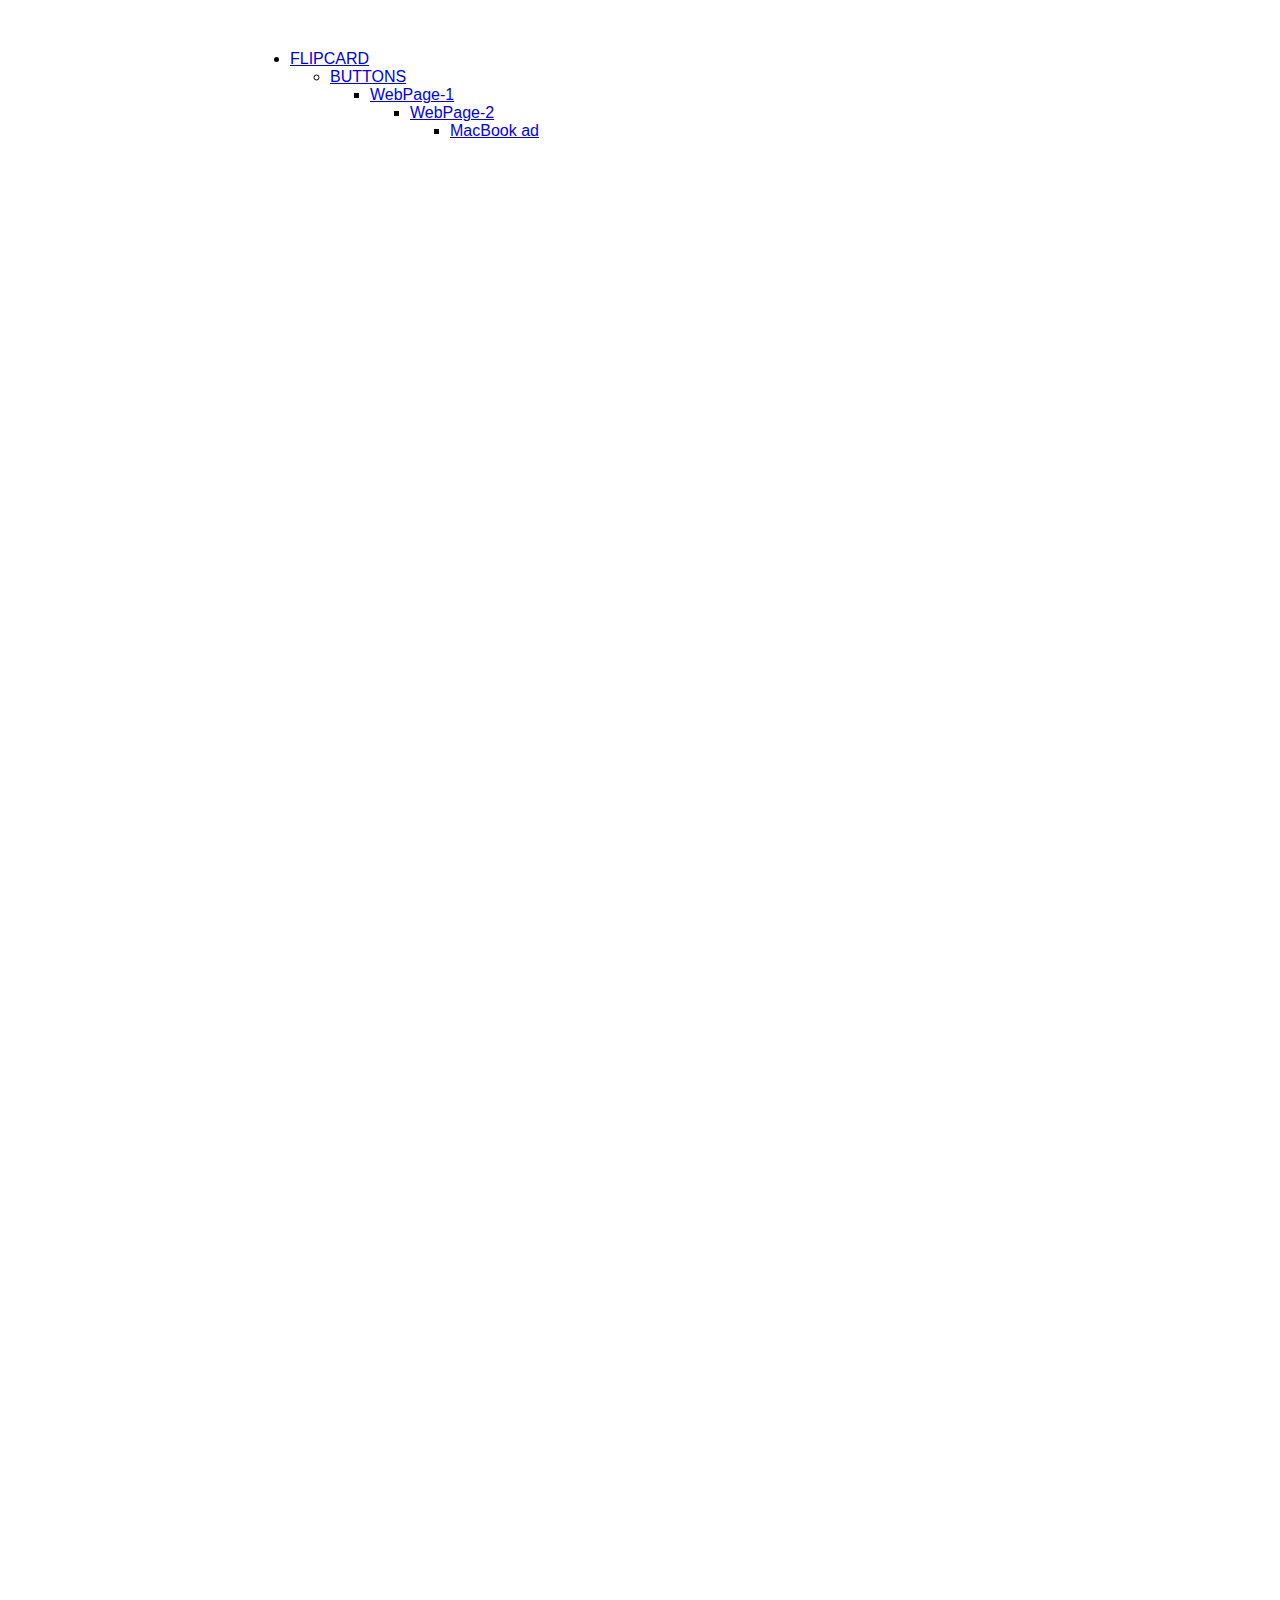
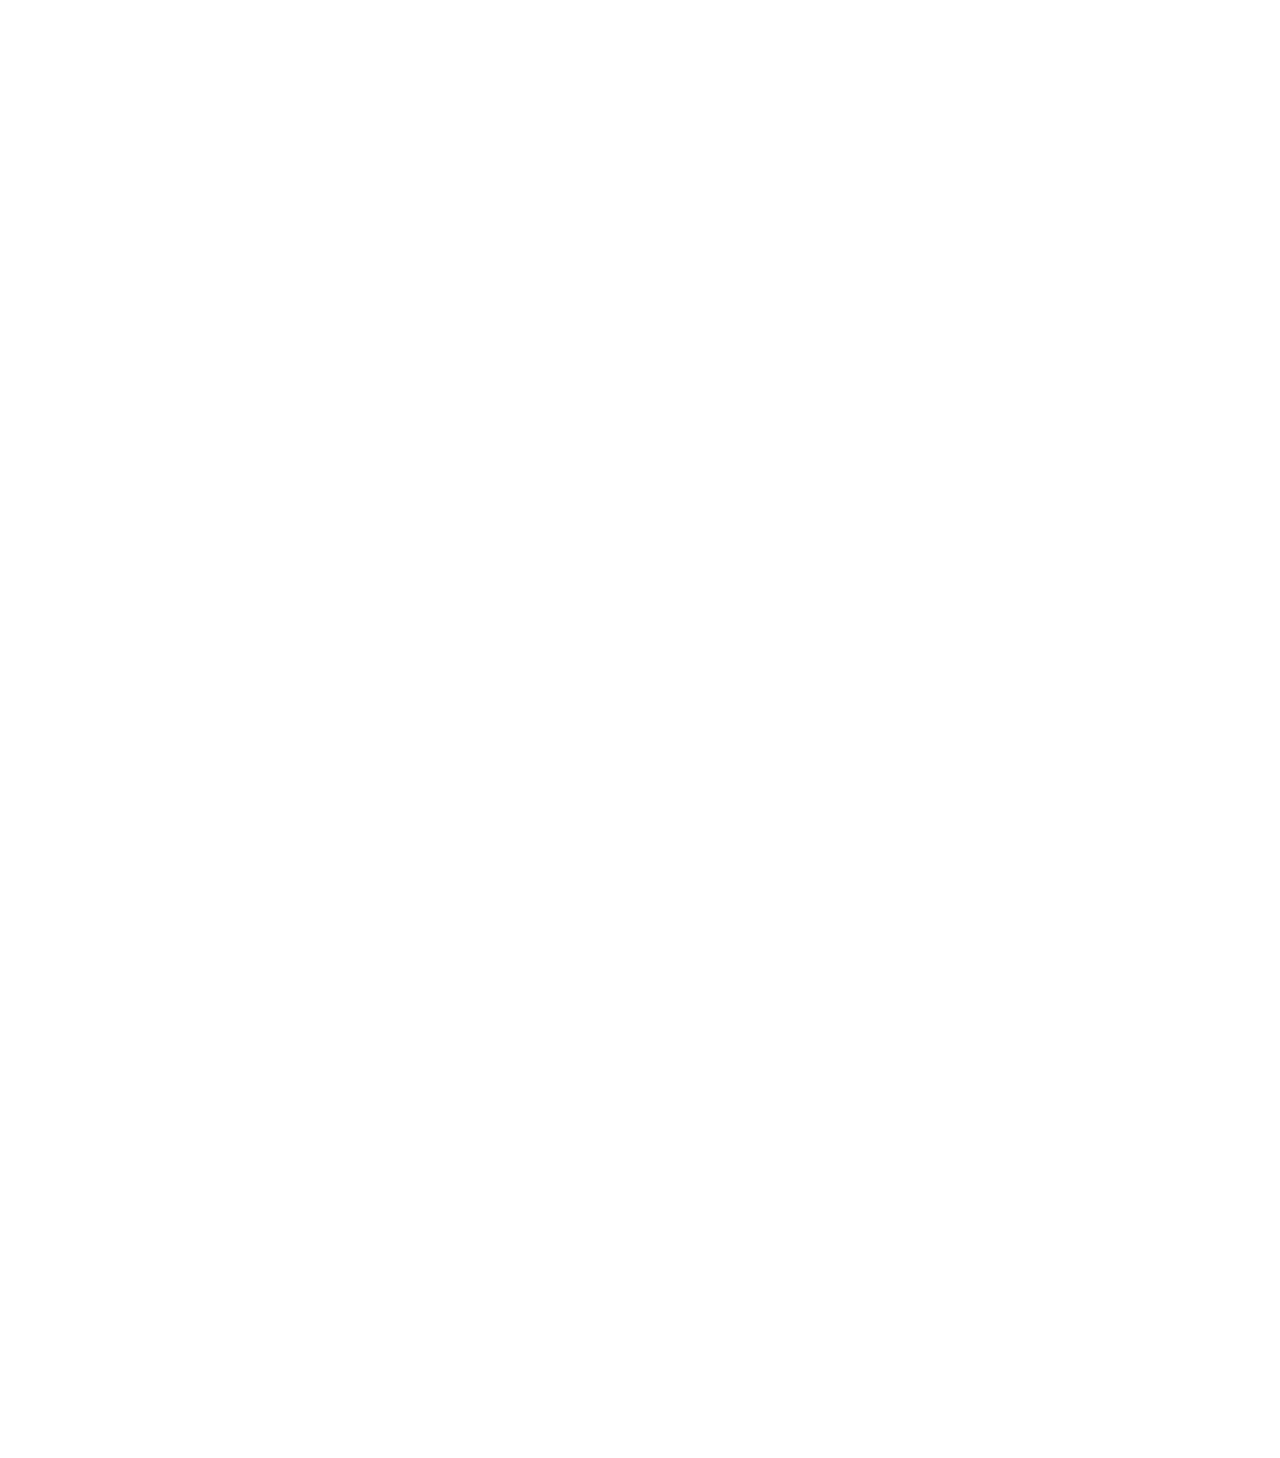
<file: index.html>
<!DOCTYPE html>
<html lang="en">

<head>
    <meta charset="UTF-8">
    <meta name="viewport" content="width=device-width, initial-scale=1.0">
    <title>Home</title>
    <link rel="stylesheet" href="txt.css">

</head>

<body>
<div class="flipcard">
    <ul>
        <li><a class="active" href="flipcard.html">FLIPCARD</a></li>
<div class="buttons">
    <ul>  
         <li><a class="active" href="buttons.html">BUTTONS</a></li>
<div class="example_website">
    <ul>
        <li><a class="active" href="morepractice.html">WebPage-1</a></li>
<div class="example_website_2">
    <ul>
        <li><a class="active" href="textpractice.html">WebPage-2</a></li>
<div class="macbook">
    <ul>
        <li><a class="active" href="website.html">MacBook ad</a></li>

                    



</body>

</html>
</file>
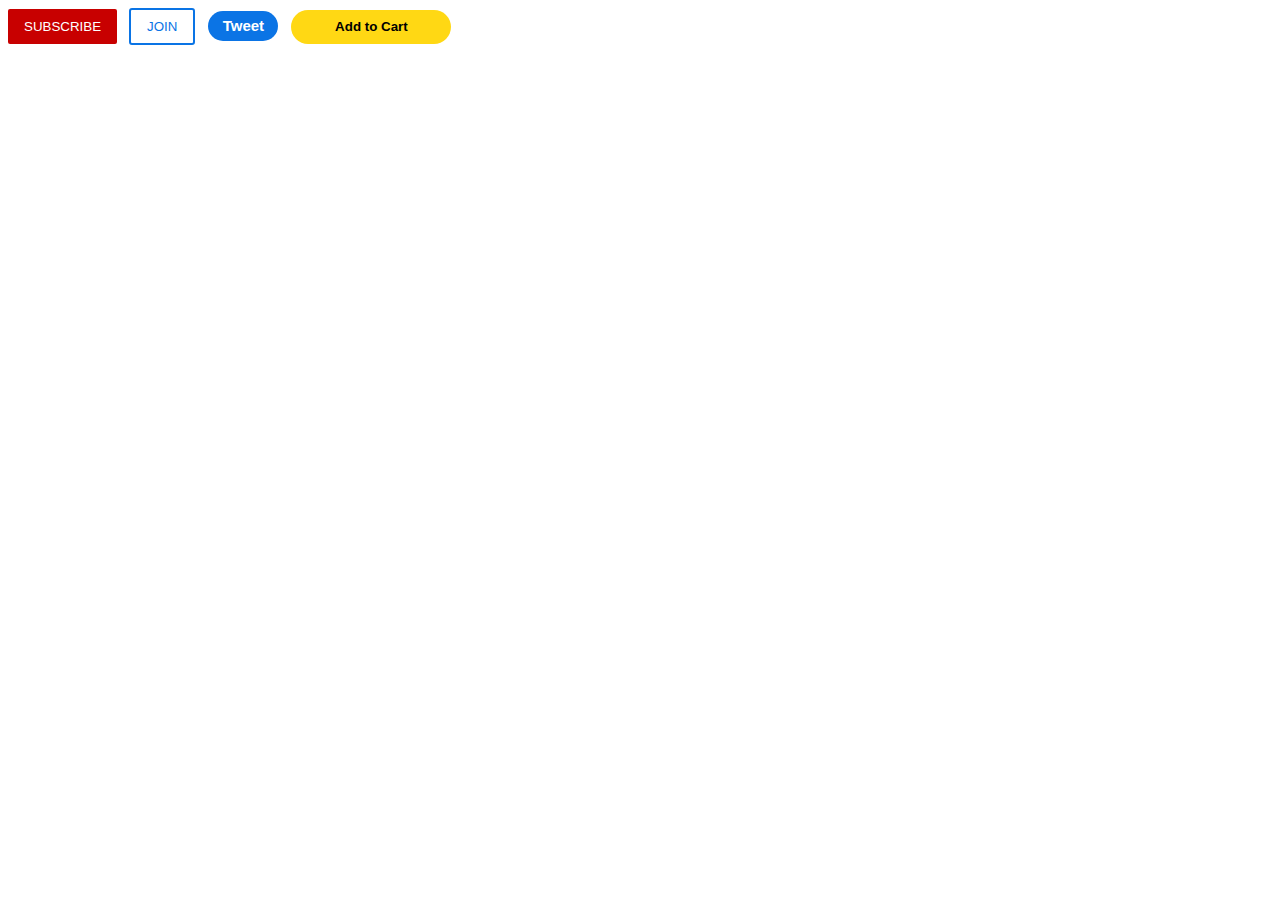
<file: buttons.html>
<!DOCTYPE html>
<html>
    <head>
      <title> buttons</title>
      <link rel="stylesheet" href="buttons.css">  
    </head>
    <body>
        
<button class="subscribe">
    SUBSCRIBE
</button>

<button class="join">
    JOIN
</button>
<button class="tweet">
    Tweet
</button>
<button class="addtocart">
    Add to Cart
</button>
    </body>
</html>
</file>
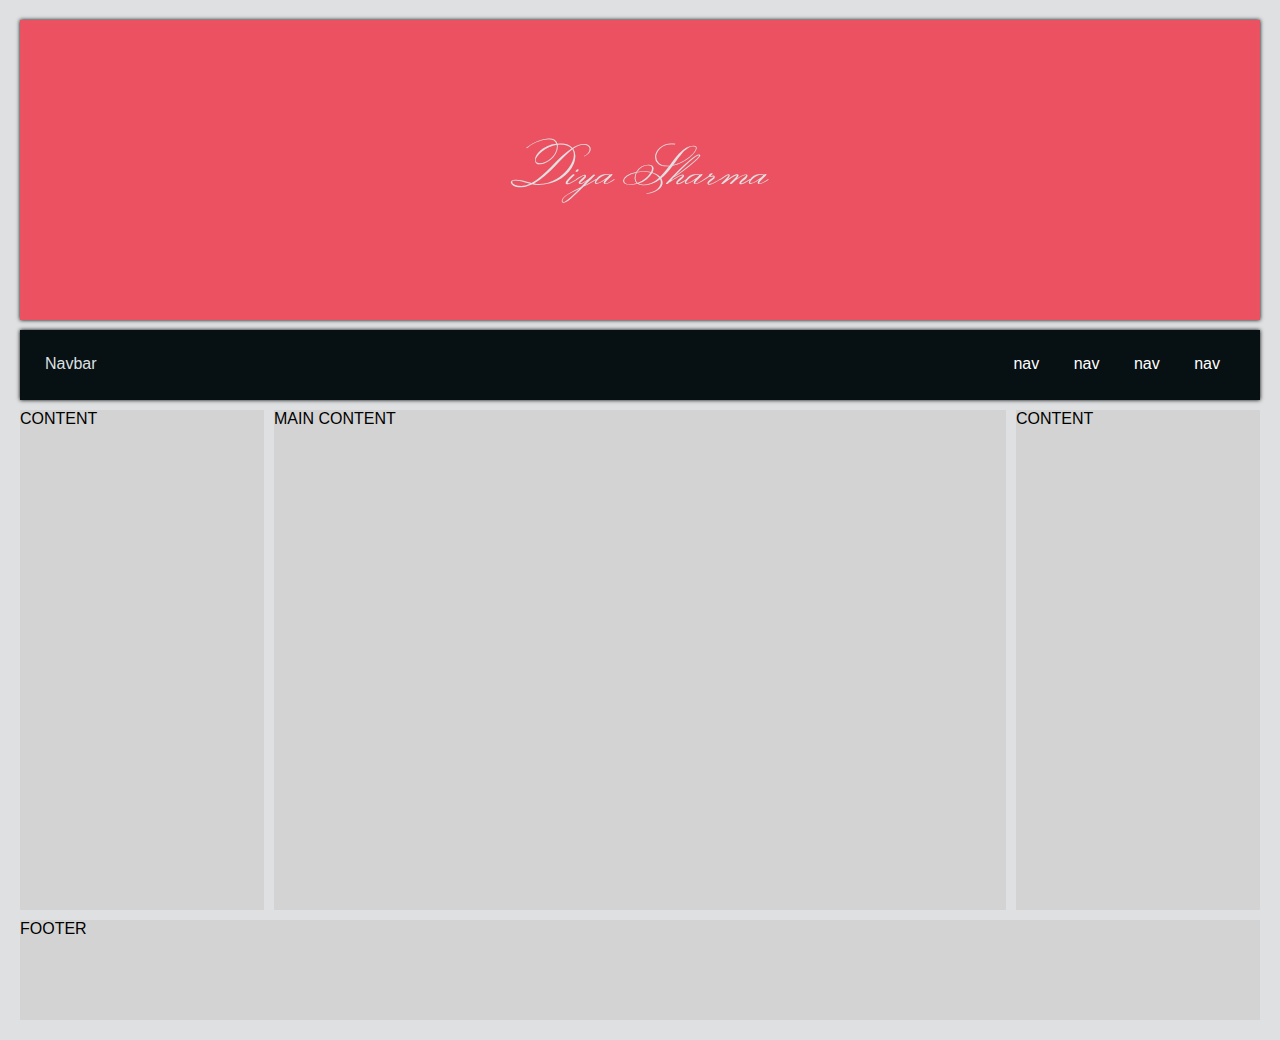
<file: morepractice.html>
<!DOCTYPE html>
<html lang="en">

<head>
    <meta charset="UTF-8">
    <meta name="viewport" content="width=device-width, initial-scale=1.0">
    <title>Document</title>
    <link rel="stylesheet" href="morepractice.css">
    <link rel="preconnect" href="https://fonts.googleapis.com">
    <link rel="preconnect" href="https://fonts.gstatic.com" crossorigin>
    <link href="https://fonts.googleapis.com/css2?family=Monsieur+La+Doulaise&display=swap" rel="stylesheet">

</head>

<body>
    <div class="header">Diya Sharma
    </div>
    <div class="navbar">
        <div>Navbar</div>
        <div class="navanchors">
            <a href="#">nav</a>
            <a href="#">nav</a>
            <a href="#">nav</a>
            <a href="#">nav</a>
        </div>
    </div>
    <div class="main">
        <div class="content">CONTENT</div>
        <div class="main-content">MAIN CONTENT</div>
        <div class="content">CONTENT</div>
    </div>

    <div class="footer">
        FOOTER
    </div>


</body>

</html>
</file>
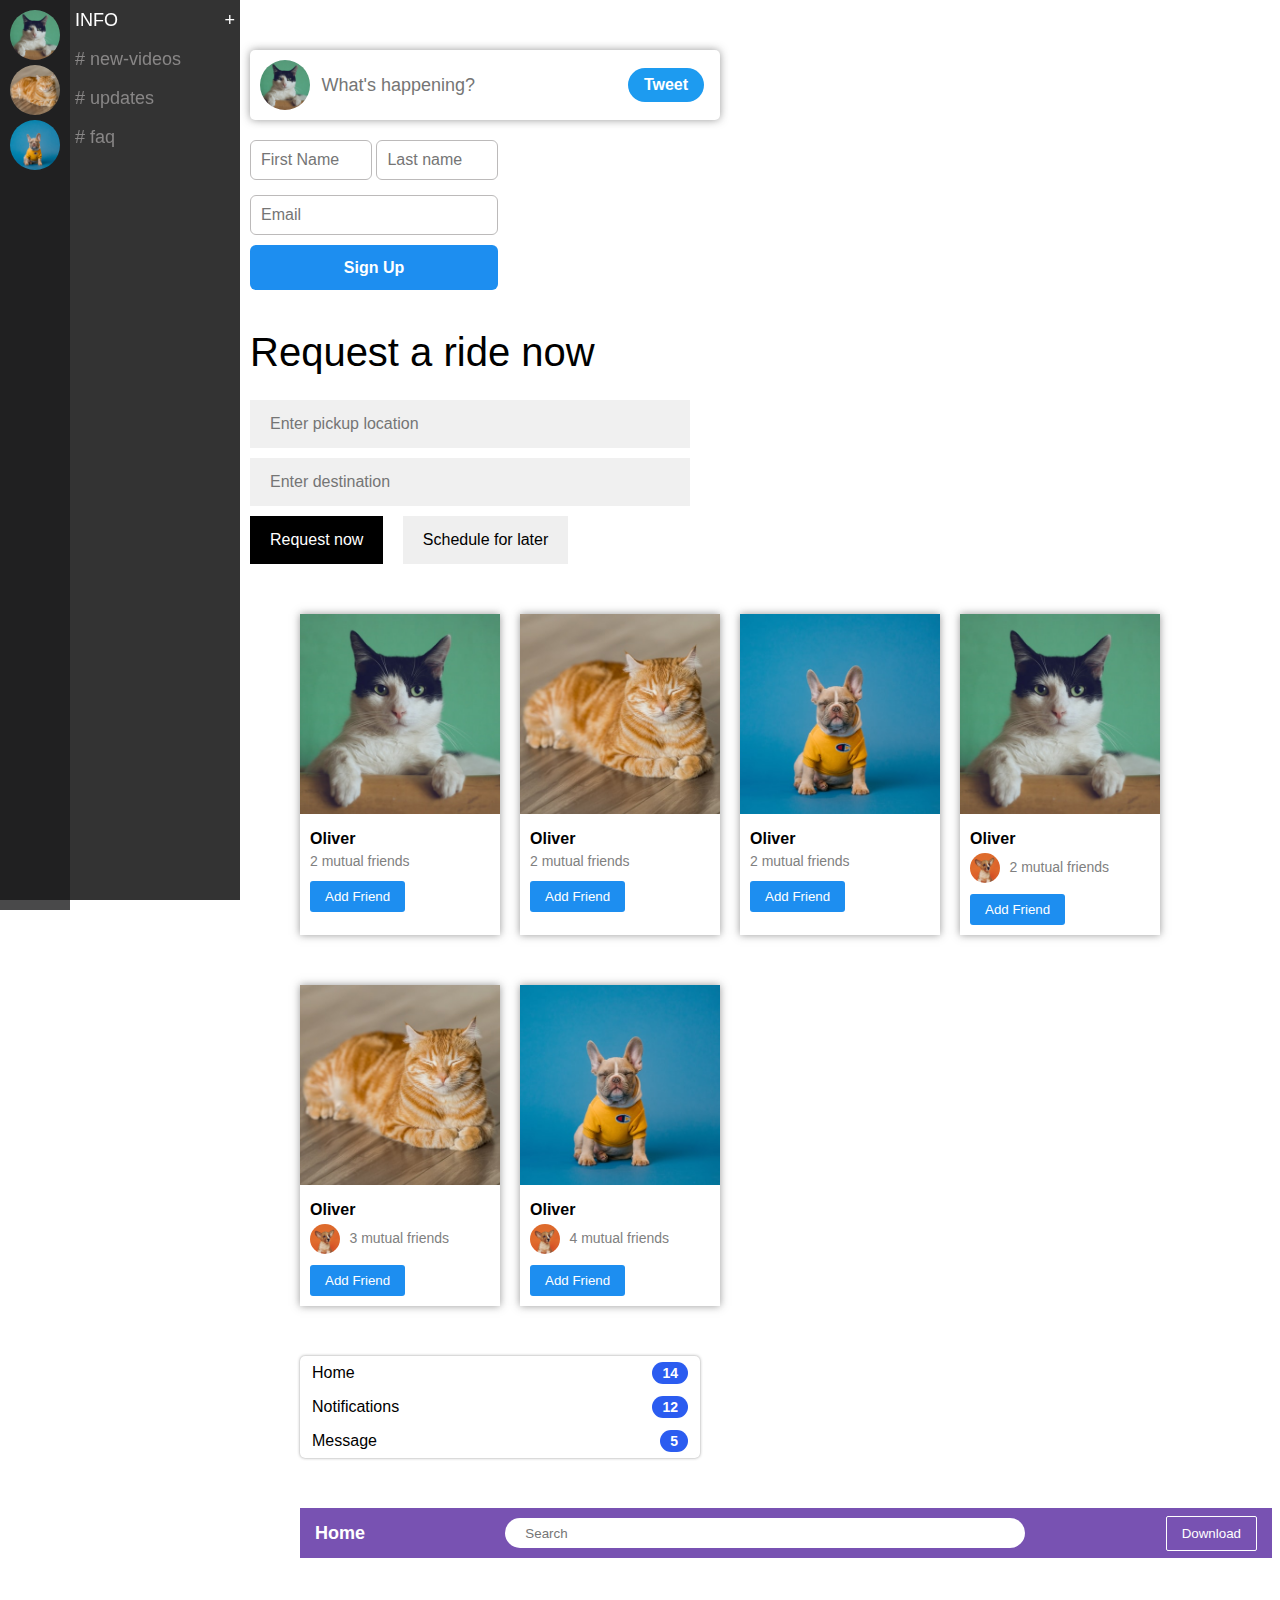
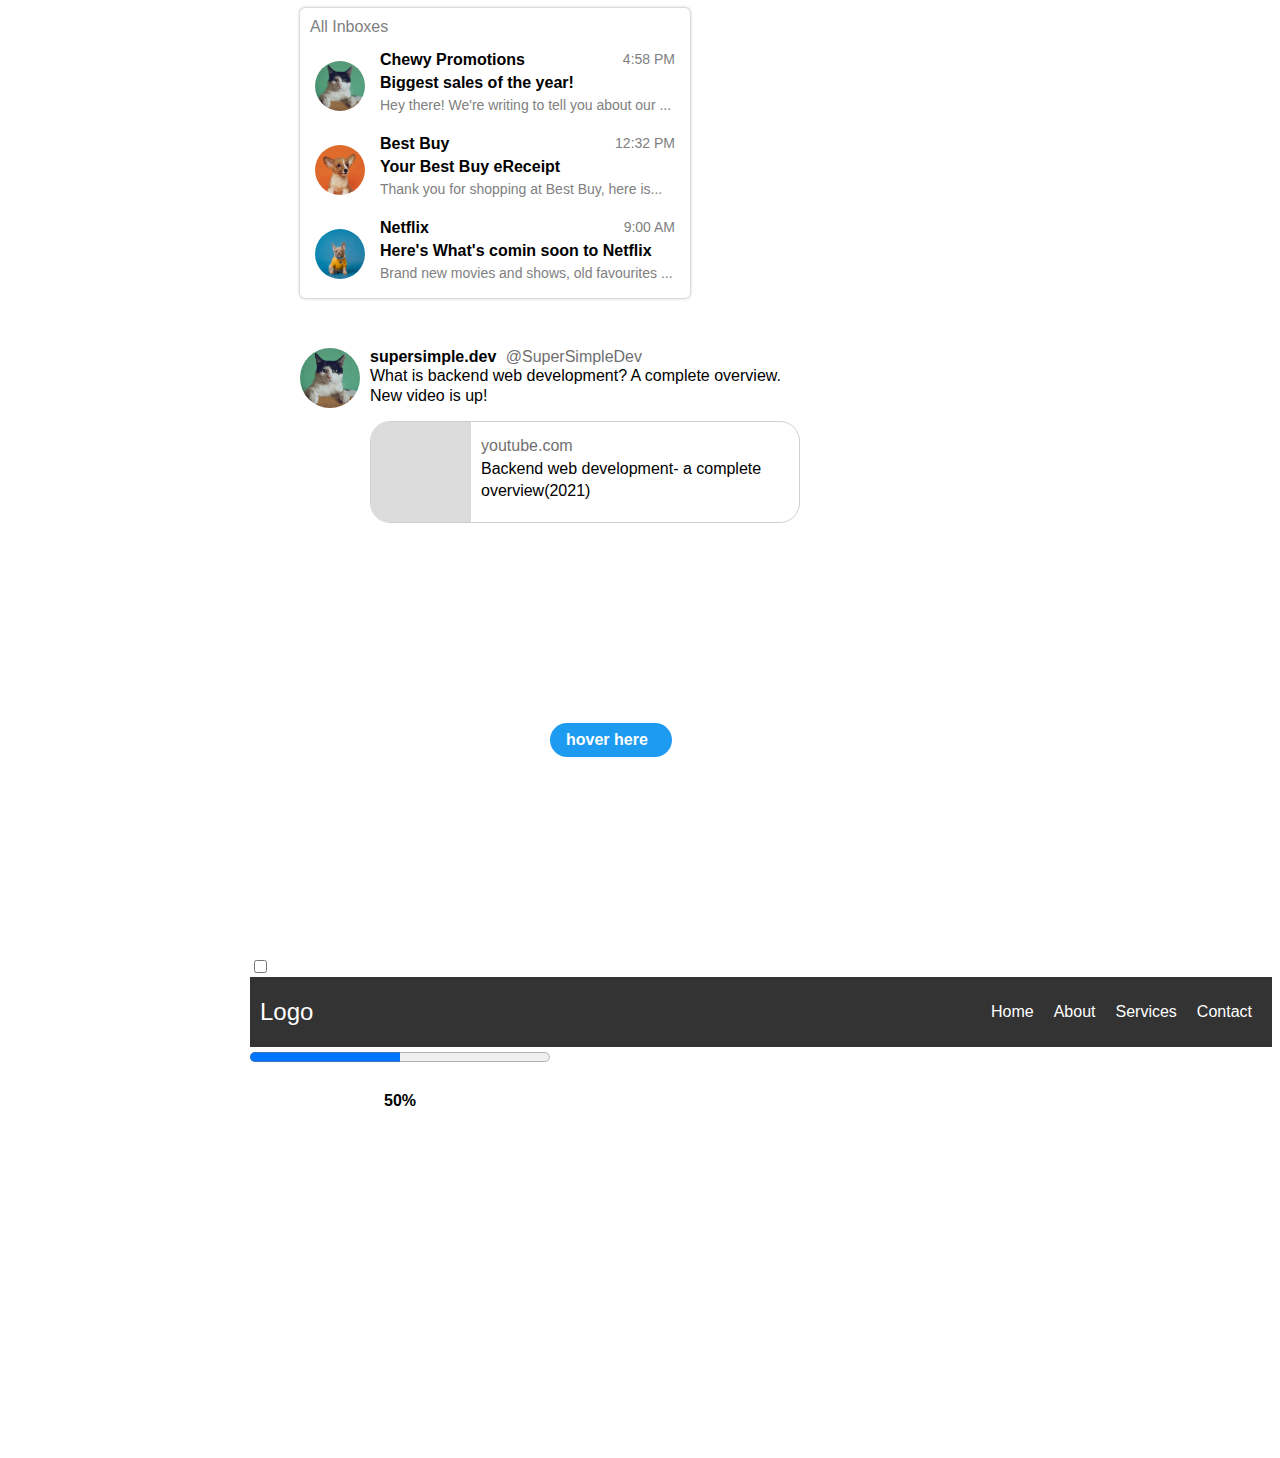
<file: textpractice.html>
<!DOCTYPE html>
<html lang="en">
<style>

</style>

<head>
    <meta charset="UTF-8">
    <meta name="viewport" content="width=device-width, initial-scale=1.0">
    <title>Document</title>
    <link rel="stylesheet" href="txt.css">

</head>

<body>



    <div class="e9"><img class="image" src="cat.jpg">
        <input class="input" placeholder="What's happening?">
        <button class="tweet">Tweet</button>
    </div>








    <div>
        <input class="name x" placeholder="First Name">
        <input class="name" placeholder="Last name">
        <input class="email" placeholder="Email">
        <button class="signup"> Sign Up</button>
    </div>






    <div class="uber">
        <p>Request a ride now </p>
        <input placeholder="Enter pickup location">
        <input class="destination" placeholder="Enter destination">
        <button class="request">Request now</button>
        <button class="Schedule"> Schedule for later</button>
    </div>







    <div class="grid">
        <div class="f9">
            <img class="propic" src="cat.jpg">
            <p class="name9f">Oliver</p>
            <p class="mff9"> 2 mutual friends</p>
            <button> Add Friend</button>
        </div>
        <div class="f9">
            <img class="propic" src="cat2.jpg">
            <p class="name9f">Oliver</p>
            <p class="mff9"> 2 mutual friends</p>
            <button> Add Friend</button>
        </div>
        <div class="f9">
            <img class="propic" src="dog.jpg">
            <p class="name9f">Oliver</p>
            <p class="mff9"> 2 mutual friends</p>
            <button> Add Friend</button>
        </div>




        <div class="f9">
            <div><img class="propic" src="cat.jpg"></div>
            <div>
                <p class="name9f">Oliver</p>
            </div>
            <div class="pp-mf yz">
                <div class="pp"><img src="dog2.jpg"></div>
                <div class="mff10">
                    <p> 2 mutual friends</p>
                </div>
            </div>
            <div><button> Add Friend</button></div>
        </div>
        <div class="f9">
            <div><img class="propic" src="cat2.jpg"></div>
            <div>
                <p class="name9f">Oliver</p>
            </div>
            <div class="pp-mf">
                <div class="pp"><img src="dog2.jpg"></div>
                <div class="mff10">
                    <p> 3 mutual friends</p>
                </div>
            </div>
            <div><button> Add Friend</button></div>
        </div>
        <div class="f9">
            <div><img class="propic" src="dog.jpg"></div>
            <div>
                <p class="name9f">Oliver</p>
            </div>
            <div class="pp-mf">
                <div class="pp"><img src="dog2.jpg"></div>
                <div class="mff10">
                    <p> 4 mutual friends</p>
                </div>
            </div>
            <div><button> Add Friend</button></div>
        </div>

    </div>




    <div class="e12">
        <div class="cont">
            <div>Home</div>
            <div class="count">14</div>
        </div>
        <div class="cont">
            <div>Notifications</div>
            <div class="count">12</div>
        </div>
        <div class="cont">
            <div>Message</div>
            <div class="count">5</div>
        </div>
    </div>



    <div class="nav">
        <div class="hm">Home</div>
        <input class="Searchbar" placeholder="Search">
        <button class="dl">Download</button>
    </div>



    <div class="inbox">
        <div class="heading">All Inboxes</div>
        <div class="emails">
            <div class="eimg"><img src="cat.jpg"></div>
            <div class="email-content">
                <div class="emailhd">
                    <div class="ehd">Chewy Promotions</div>
                    <div class="tim"> 4:58 PM</div>
                </div>
                <div class="esubhd"> Biggest sales of the year!</div>
                <div class="cntnt"> Hey there! We're writing to tell you about our ... </div>
            </div>
        </div>
        <div class="emails">
            <div class="eimg"><img src="dog2.jpg"></div>
            <div class="email-content">
                <div class="emailhd">
                    <div class="ehd">Best Buy</div>
                    <div class="tim"> 12:32 PM</div>
                </div>
                <div class="esubhd">Your Best Buy eReceipt</div>
                <div class="cntnt"> Thank you for shopping at Best Buy, here is... </div>
            </div>
        </div>
        <div class="emails">
            <div class="eimg"><img src="dog.jpg"></div>
            <div class="email-content">
                <div class="emailhd">
                    <div class="ehd">Netflix</div>
                    <div class="tim"> 9:00 AM</div>
                </div>
                <div class="esubhd">Here's What's comin soon to Netflix</div>
                <div class="cntnt">Brand new movies and shows, old favourites ... </div>
            </div>
        </div>

    </div>





    <div class="tweeet">
        <div class="propic-colm"> <img src="cat.jpg" alt=""></div>
        <div class="twtcolm">
            <div class="twthder">
                <div class="author">supersimple.dev <span class=" auth-hndl">@SuperSimpleDev</span></div>

                <div class=" twtcontnt">What is backend web development? A complete overview. New video is up!</div>
            </div>
            <div class="videoprvw">
                <div class="thumbnail"></div>
                <div class="vdioinfo">
                    <div class="websitex">youtube.com</div>
                    <div class="titlex"> Backend web development- a complete overview(2021) </div>
                </div>
            </div>
        </div>

    </div>



    <div class="sidebar">
        <div class="prosec">
            <img src="cat.jpg" alt="">
            <img src="cat2.jpg" alt="">
            <img src="dog.jpg" alt="">
        </div>
        <div class="infosec">
            <div class="infosec1">
                <div>INFO</div>
                <div>+</div>
            </div>
            <div class="hashtags">
                <p># new-videos</p>
                <p># updates</p>
                <p># faq</p>
            </div>
        </div>
    </div>




    <div class="hover">hover here
        <div class="overlay">
            <div class="emails">
                <div class="eimg"><img src="cat.jpg"></div>
                <div class="email-content">
                    <div class="emailhd">
                        <div class="ehd">Chewy Promotions</div>
                        <div class="tim"> 4:58 PM</div>
                    </div>
                    <div class="esubhd"> Biggest sales of the year!</div>
                    <div class="cntnt"> Hey there! We're writing to tell you about our ... </div>
                </div>

            </div>

        </div>
    </div>

        <div>
            <input type="checkbox" id="menu-toggle">
            <label for="menu-toggle" class="menu-icon">&#9776;</label>

            <nav class="navbar">
                <div class="logo">Logo</div>
                <ul class="nav-links">
                    <li><a href="#">Home</a></li>
                    <li><a href="#">About</a></li>
                    <li><a href="#">Services</a></li>
                    <li><a href="#">Contact</a></li>
                </ul>
        </div>












        <div class="progress-container">
            <progress value="50" max="100"></progress>
            <span class="progress-text">50%</span>
        </div>










</body>

</html>
</file>
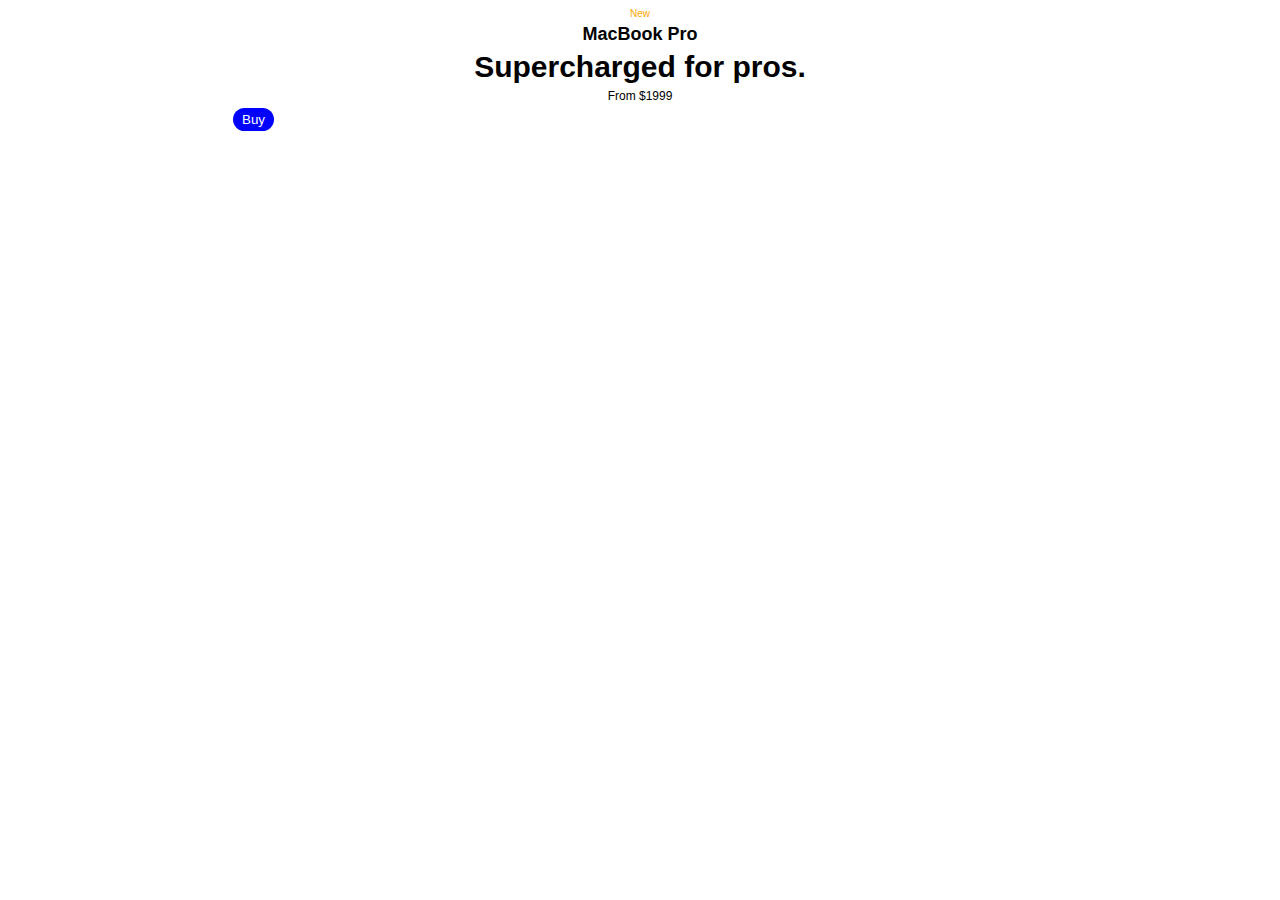
<file: website.html>
<!DOCTYPE html>
<html>
   <head>
      <title> apple</title>
      <style>
         p {
          font-family: arial;
          text-align: center;
          margin-top: 0;
          margin-bottom: 5px;
       }
         .new {
          font-size: 10px;
          color: orange;
         
       }   
         .macbook {
          font-size:18px;
          font-weight:bold ;
         }
       
         .heading{
          font-size: 30px;
          font-weight: bold;
         }
       
         .cost {
          font-size: 12px;
         }
         
         .button {
          margin-left: 225px;
          background-color: blue;
          color: white;
          border: none;
          padding-left: 9px;
          padding-right: 9px;
          padding-top: 4px;
          padding-bottom: 4px;
          border-radius: 16px;
          cursor: pointer;
          transition: box-shadow 0.15s
         }
         .button:hover {
          opacity: 0.6;
         }
       
         .button:active {
          box-shadow: 5px 5px 5px rgba(0,0,0,.5);
         }
       </style>
   </head>
      <body>
         

 <p class="new">
    New 
 </p>
 
 <p class="macbook"> 
    MacBook Pro
 </p>
 
 <p class="heading">
    Supercharged for pros.
 </p>
 
 <p class="cost">
    From $1999
 </p>
 
 <button class="button">
    Buy
 </button>

      </body>
</html>
</file>
<file: txt.css>
body {
    font-family: Arial, Helvetica, sans-serif;
    height: 3000px;
    margin-left: 250px;
    margin-top: 50px;
}







.e9 {
    box-shadow: 0px 0px 8px rgba(49, 49, 49, 0.5);
    padding: 10px;
    border-radius: 5px;
    width: 450px;
}

.image {
    height: 50px;
    width: 50px;
    object-fit: cover;
    border-radius: 25px;
    vertical-align: middle;
    margin-right: 5px;
}

.input {
    border: none;
    font-size: 18px;
    vertical-align: middle;
    width: 300px;
}

.tweet {
    background-color: rgb(29, 155, 240);
    color: white;
    border: none;
    border-radius: 20px;
    font-size: 16px;
    font-weight: bold;
    padding: 8px 16px;
    vertical-align: middle;
}




.x {
    margin-top: 20px;
    margin-bottom: 5px;
}

.name {
    width: 100px;
    font-size: 16px;
    padding: 10px;
    border-radius: 6px;
    border: 1px solid rgb(188, 186, 186);
}

.email {
    display: block;
    width: 226px;
    font-size: 16px;
    padding: 10px;
    border-radius: 6px;
    border: 1px solid rgb(188, 186, 186);
    margin-top: 10px;
}

.signup {
    width: 248px;
    height: 45px;
    font-size: 16px;
    font-weight: bold;
    padding: 10px;
    border-radius: 6px;
    border: none;
    margin-top: 10px;
    background-color: rgb(29, 142, 240);
    color: white;
}






.uber p {
    font-size: 40px;
    margin-bottom: 25px;
}

.uber input {
    display: block;
    padding: 15px 20px;
    border: none;
    background-color: rgb(240, 240, 240);
    margin-bottom: 10px;
    width: 400px;
    font-size: 16px;
}

.uber button {
    border: none;
    padding: 15px 20px;
    font-size: 16px;
}

.request {
    color: white;
    background-color: black;
    margin-right: 15px;
}







.grid {
    display: grid;
    grid-template-columns: 200px 200px 200px 200px;
    column-gap: 20px;
}

.f9 {
    margin-top: 50px;
    margin-left: 50px;
    overflow: hidden;
    box-shadow: 0px 0px 8px rgba(49, 49, 49, 0.5);
    width: 200px;
}

.f9 p {
    margin-top: 0;
}

.propic {
    width: 200px;
    height: 200px;
    object-fit: cover;
    margin-bottom: 12px;
}

.name9f {
    font-weight: bold;
    margin-left: 10px;
    margin-bottom: 5px;
}

.pp-mf {
    margin-bottom: 5px;
    vertical-align: middle;
}

.pp {
    display: inline-block;
}

.pp img {
    height: 30px;
    width: 30px;
    object-fit: cover;
    border-radius: 25px;
    vertical-align: middle;
    margin-right: 5px;
    margin-left: 10px;
}

.mff9 {
    font-size: 14px;
    color: grey;
    margin-bottom: 12px;
    margin-left: 10px;
}

.mff10 {
    font-size: 14px;
    color: grey;
    display: inline-block;
}

.f9 button {
    background-color: rgb(29, 142, 240);
    color: white;
    border: none;
    margin-left: 10px;
    margin-bottom: 10px;
    border-radius: 3px;
    padding: 8px 15px;

}








.e12 {
    margin-top: 50px;
    margin-left: 50px;
    overflow: hidden;
    box-shadow: 0px 0px 3px rgba(49, 49, 49, 0.5);
    width: 400px;
    border-radius: 5px;
}

.cont {
    display: flex;
    justify-content: space-between;
    align-items: center;
    padding: 6px 12px;

}

.count {
    background-color: rgb(43, 92, 240);
    color: white;
    border-radius: 20px;
    font-size: 14px;
    font-weight: bold;
    padding: 3px 10px;
}









.nav {
    display: flex;
    justify-content: space-between;
    align-items: center;
    background-color: rgb(120, 82, 178);
    color: white;
    margin-top: 50px;
    margin-left: 50px;
    height: 50px;
    padding-left: 15px;
    padding-right: 15px;
    font-size: 18px;
}

.hm {
    font-weight: bold;
}

.Searchbar {
    width: 500px;
    height: 30px;
    border-radius: 40px;
    border: none;
    padding: 0 0 0 20px;
}

.dl {
    background-color: rgb(120, 82, 178);
    color: white;
    border: 1px solid;
    height: 35px;
    padding: 8px 15px;
    border-radius: 2px;

}












.inbox {
    margin-top: 50px;
    margin-left: 50px;
    overflow: hidden;
    box-shadow: 0px 0px 3px rgba(49, 49, 49, 0.5);
    border-radius: 5px;
    display: flex;
    flex-direction: column;
    width: 390px;
}

.heading {
    padding: 10px;
    color: grey;

}

.emails {
    display: flex;

}

.eimg {
    padding: 15px;
}

.eimg img {
    height: 50px;
    width: 50px;
    object-fit: cover;
    border-radius: 25px;


}

.email-content {
    width: 100%;


}

.emailhd {
    font-size: 16px;
    display: flex;
    justify-content: space-between;
    padding: 5px 15px 5px 0;

}

.ehd {
    font-weight: bold;
    color: black;
}

.tim {
    font-size: 14px;
    color: gray;

}

.esubhd {
    font-size: 16px;
    font-weight: 700;
    color: #000;
}

.cntnt {
    font-size: 14px;
    color: gray;
    padding-top: 5px;

}






.tweeet {
    margin-top: 50px;
    margin-left: 50px;
    display: flex;
    width: 500px;

}

.propic-colm {
    margin-right: 10px;
}

.propic-colm img {
    height: 60px;
    width: 60px;
    object-fit: cover;
    border-radius: 50px;

}

.twtcolm {
    flex: 1;

}

.twthder {
    margin-bottom: 5px;

}

.author {
    font-weight: bold;
}

.auth-hndl {
    font-weight: 500;
    margin-left: 5px;
    color: rgb(111, 111, 111);
}

.twtcontnt {
    line-height: 20px;
    margin-bottom: 15px;
}

.videoprvw {
    display: flex;
    border: 1px solid rgb(208, 208, 208);
    border-radius: 20px;
    overflow: hidden;

}

.thumbnail {
    height: 100px;
    width: 100px;
    background-color: rgb(219, 219, 219);
    margin-right: 10px;

}

.vdioinfo {
    flex: 1;
}

.websitex {
    color: rgb(111, 111, 111);
    margin-bottom: 3px;
    margin-top: 15px;
}

.titlex {
    line-height: 22px;
}

.sidebar {
    background-color: rgba(0, 0, 0, 0.8);
    position: fixed;
    left: 0;
    top: 0;
    bottom: 0;
    width: 240px;
    display: flex;
}

.prosec {
    background-color: rgba(28, 27, 29, 0.8);
    display: flex;
    flex-direction: column;
    width: 60px;
    height: 100%;
    padding-left: 10px;
    padding-top: 10px;

}

.prosec img {
    height: 50px;
    width: 50px;
    object-fit: cover;
    border-radius: 50px;
    margin-bottom: 5px;

}

.infosec {
    color: rgb(136, 134, 134);
    margin-left: 5px;
    margin-top: 10px;
    font-size: 18px;
    flex: 1;
    margin-right: 5px;
}

.infosec1 {
    display: flex;
    justify-content: space-between;
    color: white;
}

.overlay {
    margin-top: 50px;
    margin-left: 50px;
    overflow: hidden;
    box-shadow: 0px 0px 3px rgba(49, 49, 49, 0.5);
    border-radius: 5px;
    width: 390px;
    background-color: white;
    position: absolute;
    top: 2298px;
    right: 903px;
    opacity: 0;
}

.hover {
    background-color: rgb(29, 155, 240);
    color: white;
    border: none;
    border-radius: 20px;
    font-size: 16px;
    font-weight: bold;
    padding: 8px 16px;
    vertical-align: middle;
    width: 90px;
    margin: 200px 300px;

}

.hover:hover .overlay {
    opacity: 1;

}



/* Hamburger icon styles */
.menu-icon {
    display: none;
    font-size: 1.5em;
    cursor: pointer;
}

/* Navbar styles */
.navbar {
    display: flex;
    justify-content: space-between;
    align-items: center;
    padding: 10px;
    background-color: #333;
    color: white;
}

.logo {
    font-size: 1.5em;
}

.nav-links {
    list-style: none;
    display: flex;
}

.nav-links li {
    margin: 0 10px;
}

.nav-links a {
    text-decoration: none;
    color: white;
}

/* Media Query for smaller screens */
@media screen and (max-width: 600px) {
    .menu-icon {
        display: block;
    }

    .navbar {
        flex-direction: column;
        align-items: flex-start;
    }

    .nav-links {
        display: none;
        flex-direction: column;
        width: 100%;
        text-align: center;
    }

    .nav-links.active {
        display: flex;
    }

    .nav-links li {
        margin: 10px 0;
    }

    #menu-toggle:checked+.menu-icon+.navbar .nav-links {
        display: flex;
    }
}

.progress-container {
    width: 300px;
    text-align: center;
}

progress {
    width: 100%;
    height: 20px;
}

progress::-webkit-progress-value {
    background: #611a12;
    /* Change this to the desired color */
}

.progress-text {
    position: relative;
    top: 24px;
    font-weight: bold;
}
</file>
<file: buttons.css>
.subscribe {
    background-color: rgb(200, 0, 0);
    color: white;
    border: none;
    padding-left: 16px;
    padding-right: 16px;
    padding-top: 10px;
    padding-bottom: 10px;
    border-radius: 2px;
    cursor: pointer;
    margin-right: 8px;
    transition: opacity 0.15s;
   }

   .subscribe:hover {
       opacity: 0.8;

   }

   .subscribe:active {
       opacity: 0.5;

   }

   .join {
       background-color: white;
       color: rgb(10, 116, 229);
       border-color: rgb(10, 116, 229);
       border-radius: 3px;
       padding-left: 16px;
       padding-right: 16px;
       padding-top: 9px;
       padding-bottom: 9px;
       border-style: solid;
       cursor: pointer;
       margin-right: 9px;
       transition: opacity 0.15s, color 0.15s, background-color 0.15s;

   }

   .join:hover {
       background-color:rgb(10, 116, 229) ;
       color:white ;
   }

   .join:active {
       opacity: 0.5;
   }

   .tweet {
       background-color: rgb(11, 116, 229);
       color: white;
       border: none;
       height: 30px;
       width: 70px;
       border-radius: 20px;
       font-size: 15px;
       font-weight: 600;
       margin-right: 9px;
       cursor: pointer;
       transition: box-shadow 0.15s


   }

   .tweet:hover {
       box-shadow: 5px 5px 5px rgba(0,0,0,.2);
   }

   .addtocart {
       background-color: rgb(255, 216, 20);
       border: none;
       font-weight: 600;
       height: 34px;
       width: 160px;
       border-radius: 18px;
       cursor: pointer;

   }

   .addtocart:hover {
       background-color: rgb(228, 191, 44) ;
   }
</file>
<file: morepractice.css>
*{
    box-sizing: border-box;
}
body{
    padding: 20px;
    margin: 0;
    font-family: Arial, Helvetica, sans-serif;
    background-color:#dfe0e2;
}
.header{
    height: 300px;
    background-color:#EB5160;
    color: #DFE0E2;
    font-size: 50px;
    font-family: 'Monsieur La Doulaise', cursive;
    margin-bottom:10px ;
    overflow: hidden;
    display: flex;
    align-items: center;
    justify-content: center;
    box-shadow: 0 0 4px  #000000;
}
.navbar{
    height: 70px;
    background-color:#071013;
    color: #DFE0E2;
    padding: 25px;
    margin-bottom:10px ;
    box-shadow: 0 0 4px  #000000;
    vertical-align: middle;
    display: flex;
    justify-content: space-between;
}
.navbar a{
    text-decoration: none;
    color: white;
    padding: 15px; 
    background-color:rgb(7, 16, 19) ;
    transition: all 0.23s;
}
.navbar a:hover{
    background-color:white;
    color:rgb(7, 16, 19) ;
}

.main{
    display: flex;
    justify-content: space-between;
}
.main div{
    background-color: lightgray;
    height: 500px;
    
}
.content{
    height: 500px;
    width: 25%;
}
.main-content{
    width: 75%;
    margin: 0 10px 0 10px;
}

.footer{
    background-color: lightgray;
    height: 100px;
    margin-top: 10px;
}

@media screen and (max-width: 430px){
    .main{
       flex-direction: column;
       justify-content: center;
    }
    .content,.main-content{
        margin: 0 0 10px 0;
        width: 100%;
    }
    .navbar a{
        
    }
    

}
</file>
